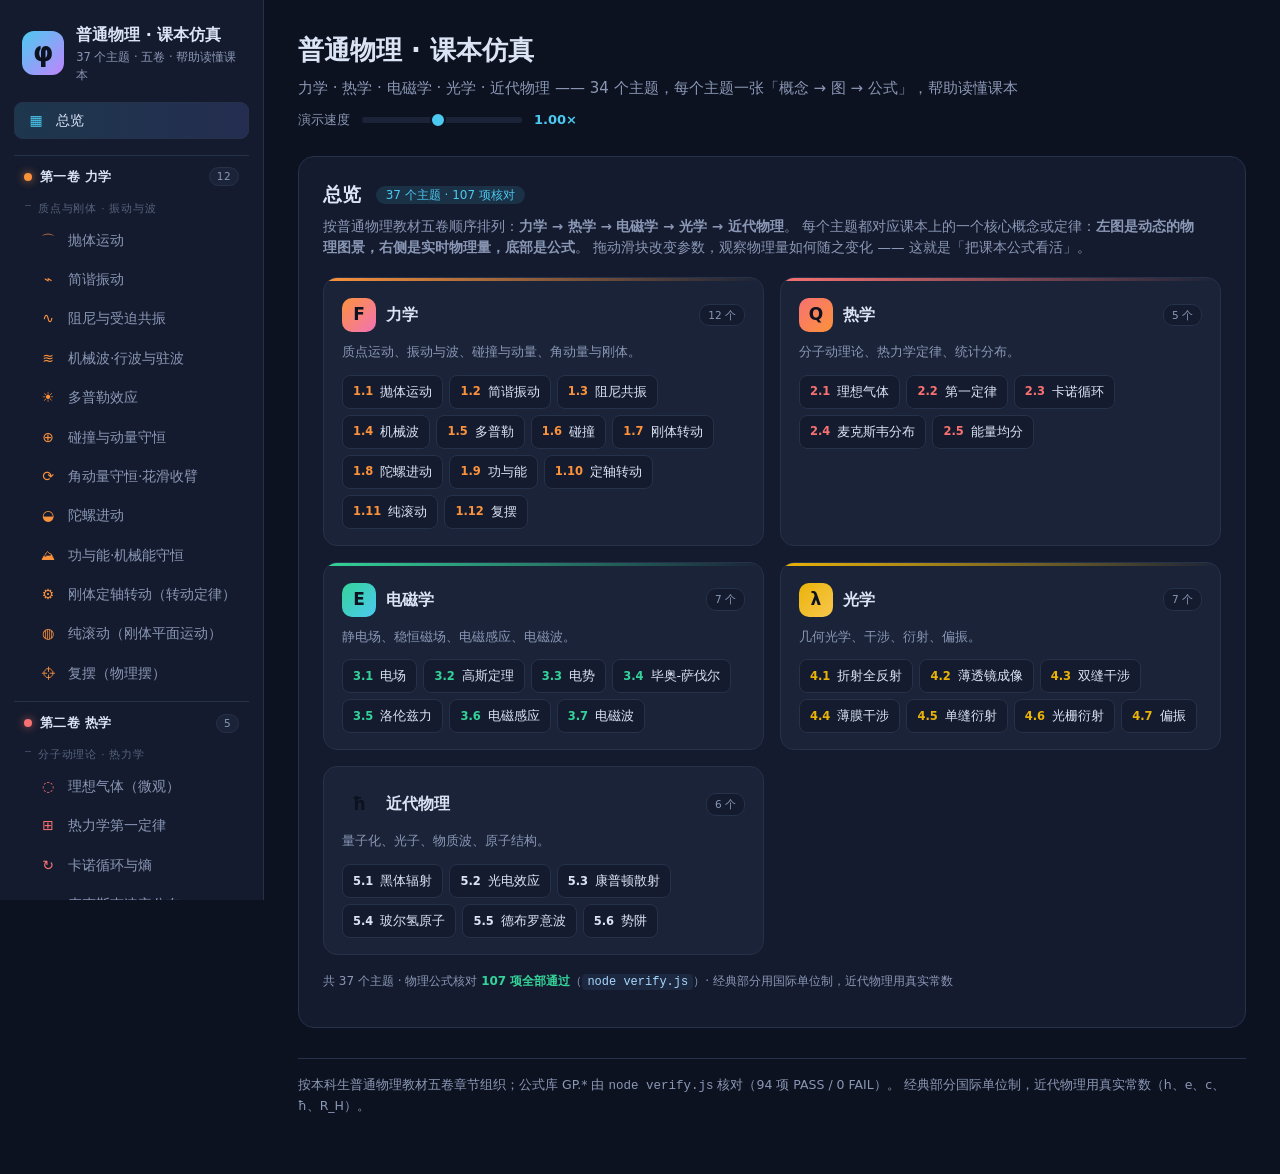
<file: index.html>
<!DOCTYPE html>
<html lang="zh-CN">
<head>
<meta charset="UTF-8">
<meta name="viewport" content="width=device-width, initial-scale=1.0">
<title>普通物理 · 课本仿真（本科生）</title>
<link rel="stylesheet" href="css/style.css">
</head>
<body>
<div class="app">
  <aside class="sidebar">
    <div class="brand">
      <div class="brand-mark">φ</div>
      <div class="brand-text">
        <div class="brand-title">普通物理 · 课本仿真</div>
        <div class="brand-sub">37 个主题 · 五卷 · 帮助读懂课本</div>
      </div>
    </div>
    <nav class="nav">
      <a class="nav-item nav-home" data-target="overview" href="#overview"><span class="nav-icon">▦</span>总览</a>
      <div class="nav-group g-me"><span class="nav-dot"></span><span class="nav-group-name">第一卷 力学</span><span class="nav-count">12</span></div>
      <div class="nav-sub">质点与刚体 · 振动与波</div>
      <a class="nav-item g-me" data-target="projectile" href="#projectile"><span class="nav-icon">⌒</span>抛体运动</a>
      <a class="nav-item g-me" data-target="shm" href="#shm"><span class="nav-icon">⌁</span>简谐振动</a>
      <a class="nav-item g-me" data-target="resonance" href="#resonance"><span class="nav-icon">∿</span>阻尼与受迫共振</a>
      <a class="nav-item g-me" data-target="wave" href="#wave"><span class="nav-icon">≋</span>机械波·行波与驻波</a>
      <a class="nav-item g-me" data-target="doppler" href="#doppler"><span class="nav-icon">☀</span>多普勒效应</a>
      <a class="nav-item g-me" data-target="collision" href="#collision"><span class="nav-icon">⊕</span>碰撞与动量守恒</a>
      <a class="nav-item g-me" data-target="rigid" href="#rigid"><span class="nav-icon">⟳</span>角动量守恒·花滑收臂</a>
      <a class="nav-item g-me" data-target="gyro" href="#gyro"><span class="nav-icon">◒</span>陀螺进动</a>
      <a class="nav-item g-me" data-target="energy" href="#energy"><span class="nav-icon">⛰</span>功与能·机械能守恒</a>
      <a class="nav-item g-me" data-target="rigidlaw" href="#rigidlaw"><span class="nav-icon">⚙</span>刚体定轴转动（转动定律）</a>
      <a class="nav-item g-me" data-target="rolling" href="#rolling"><span class="nav-icon">◍</span>纯滚动（刚体平面运动）</a>
      <a class="nav-item g-me" data-target="ppendulum" href="#ppendulum"><span class="nav-icon">⌖</span>复摆（物理摆）</a>
      <div class="nav-group g-th"><span class="nav-dot"></span><span class="nav-group-name">第二卷 热学</span><span class="nav-count">5</span></div>
      <div class="nav-sub">分子动理论 · 热力学</div>
      <a class="nav-item g-th" data-target="idealgas" href="#idealgas"><span class="nav-icon">◌</span>理想气体（微观）</a>
      <a class="nav-item g-th" data-target="firstlaw" href="#firstlaw"><span class="nav-icon">⊞</span>热力学第一定律</a>
      <a class="nav-item g-th" data-target="carnot" href="#carnot"><span class="nav-icon">↻</span>卡诺循环与熵</a>
      <a class="nav-item g-th" data-target="maxwell" href="#maxwell"><span class="nav-icon">≈</span>麦克斯韦速率分布</a>
      <a class="nav-item g-th" data-target="equipartition" href="#equipartition"><span class="nav-icon">÷</span>能量均分定理</a>
      <div class="nav-group g-em"><span class="nav-dot"></span><span class="nav-group-name">第三卷 电磁学</span><span class="nav-count">7</span></div>
      <div class="nav-sub">电场 · 磁场 · 感应 · 电磁波</div>
      <a class="nav-item g-em" data-target="efield" href="#efield"><span class="nav-icon">E</span>库仑定律与电场</a>
      <a class="nav-item g-em" data-target="gauss" href="#gauss"><span class="nav-icon">∮</span>高斯定理</a>
      <a class="nav-item g-em" data-target="potential" href="#potential"><span class="nav-icon">V</span>电势与电场梯度</a>
      <a class="nav-item g-em" data-target="bfield" href="#bfield"><span class="nav-icon">B</span>毕奥-萨伐尔定律</a>
      <a class="nav-item g-em" data-target="lorentz" href="#lorentz"><span class="nav-icon">⌒</span>洛伦兹力</a>
      <a class="nav-item g-em" data-target="faraday" href="#faraday"><span class="nav-icon">∂</span>电磁感应</a>
      <a class="nav-item g-em" data-target="emwave" href="#emwave"><span class="nav-icon">✷</span>电磁波</a>
      <div class="nav-group g-op"><span class="nav-dot"></span><span class="nav-group-name">第四卷 光学</span><span class="nav-count">7</span></div>
      <div class="nav-sub">几何光学 · 波动光学</div>
      <a class="nav-item g-op" data-target="optics" href="#optics"><span class="nav-icon">◑</span>折射与全反射</a>
      <a class="nav-item g-op" data-target="lens" href="#lens"><span class="nav-icon">⌕</span>薄透镜成像</a>
      <a class="nav-item g-op" data-target="young" href="#young"><span class="nav-icon">⫶</span>杨氏双缝干涉</a>
      <a class="nav-item g-op" data-target="film" href="#film"><span class="nav-icon">◎</span>薄膜干涉</a>
      <a class="nav-item g-op" data-target="diffraction" href="#diffraction"><span class="nav-icon">▤</span>单缝衍射</a>
      <a class="nav-item g-op" data-target="grating" href="#grating"><span class="nav-icon">▥</span>光栅衍射</a>
      <a class="nav-item g-op" data-target="polarization" href="#polarization"><span class="nav-icon">⇅</span>光的偏振</a>
      <div class="nav-group g-mod"><span class="nav-dot"></span><span class="nav-group-name">第五卷 近代物理</span><span class="nav-count">6</span></div>
      <div class="nav-sub">量子与原子物理</div>
      <a class="nav-item g-mod" data-target="blackbody" href="#blackbody"><span class="nav-icon">☀</span>黑体辐射</a>
      <a class="nav-item g-mod" data-target="photoelectric" href="#photoelectric"><span class="nav-icon">ħ</span>光电效应</a>
      <a class="nav-item g-mod" data-target="compton" href="#compton"><span class="nav-icon">γ</span>康普顿散射</a>
      <a class="nav-item g-mod" data-target="bohr" href="#bohr"><span class="nav-icon">◉</span>玻尔氢原子</a>
      <a class="nav-item g-mod" data-target="debroglie" href="#debroglie"><span class="nav-icon">λ</span>德布罗意物质波</a>
      <a class="nav-item g-mod" data-target="well" href="#well"><span class="nav-icon">◧</span>一维无限深势阱</a>
    </nav>
    <div class="sidebar-foot">
      <p>按本科生普通物理教材五卷章节组织，用交互仿真帮助理解课本概念与定律。</p>
      <p>公式库 GP.* 由 <code>node verify.js</code> 核对（107 项全部通过）。</p>
    </div>
  </aside>

  <main class="content">
    <header class="content-head">
      <h1>普通物理 · 课本仿真</h1>
      <p class="subtitle">力学 · 热学 · 电磁学 · 光学 · 近代物理 —— 34 个主题，每个主题一张「概念 → 图 → 公式」，帮助读懂课本</p>
      <div class="speedbar">演示速度 <input type="range" id="g-speed" min="0.1" max="2" step="0.05" value="1"><output id="g-speed-val">1.00×</output></div>
    </header>

    <section class="module overview active" id="overview">
      <h2>总览 <span class="tag">37 个主题 · 107 项核对</span></h2>
      <p class="desc">按普通物理教材五卷顺序排列：<b>力学 → 热学 → 电磁学 → 光学 → 近代物理</b>。
        每个主题都对应课本上的一个核心概念或定律：<b>左图是动态的物理图景，右侧是实时物理量，底部是公式</b>。
        拖动滑块改变参数，观察物理量如何随之变化 —— 这就是「把课本公式看活」。</p>
      <div class="overview-grid">
        <div class="ov-card g-me"><div class="ov-head"><span class="ov-mark">F</span><span class="ov-name">力学</span><span class="ov-count">12 个</span></div>
          <p class="ov-desc">质点运动、振动与波、碰撞与动量、角动量与刚体。</p>
          <div class="ov-items"><a class="ov-item" href="#projectile" data-goto="projectile"><b>1.1</b><span>抛体运动</span></a><a class="ov-item" href="#shm" data-goto="shm"><b>1.2</b><span>简谐振动</span></a><a class="ov-item" href="#resonance" data-goto="resonance"><b>1.3</b><span>阻尼共振</span></a><a class="ov-item" href="#wave" data-goto="wave"><b>1.4</b><span>机械波</span></a><a class="ov-item" href="#doppler" data-goto="doppler"><b>1.5</b><span>多普勒</span></a><a class="ov-item" href="#collision" data-goto="collision"><b>1.6</b><span>碰撞</span></a><a class="ov-item" href="#rigid" data-goto="rigid"><b>1.7</b><span>刚体转动</span></a><a class="ov-item" href="#gyro" data-goto="gyro"><b>1.8</b><span>陀螺进动</span></a><a class="ov-item" href="#energy" data-goto="energy"><b>1.9</b><span>功与能</span></a><a class="ov-item" href="#rigidlaw" data-goto="rigidlaw"><b>1.10</b><span>定轴转动</span></a><a class="ov-item" href="#rolling" data-goto="rolling"><b>1.11</b><span>纯滚动</span></a><a class="ov-item" href="#ppendulum" data-goto="ppendulum"><b>1.12</b><span>复摆</span></a></div>
        </div>
        <div class="ov-card g-th"><div class="ov-head"><span class="ov-mark">Q</span><span class="ov-name">热学</span><span class="ov-count">5 个</span></div>
          <p class="ov-desc">分子动理论、热力学定律、统计分布。</p>
          <div class="ov-items"><a class="ov-item" href="#idealgas" data-goto="idealgas"><b>2.1</b><span>理想气体</span></a><a class="ov-item" href="#firstlaw" data-goto="firstlaw"><b>2.2</b><span>第一定律</span></a><a class="ov-item" href="#carnot" data-goto="carnot"><b>2.3</b><span>卡诺循环</span></a><a class="ov-item" href="#maxwell" data-goto="maxwell"><b>2.4</b><span>麦克斯韦分布</span></a><a class="ov-item" href="#equipartition" data-goto="equipartition"><b>2.5</b><span>能量均分</span></a></div>
        </div>
        <div class="ov-card g-em"><div class="ov-head"><span class="ov-mark">E</span><span class="ov-name">电磁学</span><span class="ov-count">7 个</span></div>
          <p class="ov-desc">静电场、稳恒磁场、电磁感应、电磁波。</p>
          <div class="ov-items"><a class="ov-item" href="#efield" data-goto="efield"><b>3.1</b><span>电场</span></a><a class="ov-item" href="#gauss" data-goto="gauss"><b>3.2</b><span>高斯定理</span></a><a class="ov-item" href="#potential" data-goto="potential"><b>3.3</b><span>电势</span></a><a class="ov-item" href="#bfield" data-goto="bfield"><b>3.4</b><span>毕奥-萨伐尔</span></a><a class="ov-item" href="#lorentz" data-goto="lorentz"><b>3.5</b><span>洛伦兹力</span></a><a class="ov-item" href="#faraday" data-goto="faraday"><b>3.6</b><span>电磁感应</span></a><a class="ov-item" href="#emwave" data-goto="emwave"><b>3.7</b><span>电磁波</span></a></div>
        </div>
        <div class="ov-card g-op"><div class="ov-head"><span class="ov-mark">λ</span><span class="ov-name">光学</span><span class="ov-count">7 个</span></div>
          <p class="ov-desc">几何光学、干涉、衍射、偏振。</p>
          <div class="ov-items"><a class="ov-item" href="#optics" data-goto="optics"><b>4.1</b><span>折射全反射</span></a><a class="ov-item" href="#lens" data-goto="lens"><b>4.2</b><span>薄透镜成像</span></a><a class="ov-item" href="#young" data-goto="young"><b>4.3</b><span>双缝干涉</span></a><a class="ov-item" href="#film" data-goto="film"><b>4.4</b><span>薄膜干涉</span></a><a class="ov-item" href="#diffraction" data-goto="diffraction"><b>4.5</b><span>单缝衍射</span></a><a class="ov-item" href="#grating" data-goto="grating"><b>4.6</b><span>光栅衍射</span></a><a class="ov-item" href="#polarization" data-goto="polarization"><b>4.7</b><span>偏振</span></a></div>
        </div>
        <div class="ov-card g-mod"><div class="ov-head"><span class="ov-mark">ħ</span><span class="ov-name">近代物理</span><span class="ov-count">6 个</span></div>
          <p class="ov-desc">量子化、光子、物质波、原子结构。</p>
          <div class="ov-items"><a class="ov-item" href="#blackbody" data-goto="blackbody"><b>5.1</b><span>黑体辐射</span></a><a class="ov-item" href="#photoelectric" data-goto="photoelectric"><b>5.2</b><span>光电效应</span></a><a class="ov-item" href="#compton" data-goto="compton"><b>5.3</b><span>康普顿散射</span></a><a class="ov-item" href="#bohr" data-goto="bohr"><b>5.4</b><span>玻尔氢原子</span></a><a class="ov-item" href="#debroglie" data-goto="debroglie"><b>5.5</b><span>德布罗意波</span></a><a class="ov-item" href="#well" data-goto="well"><b>5.6</b><span>势阱</span></a></div>
        </div>
      </div>
      <p class="ov-foot">共 37 个主题 · 物理公式核对 <b>107 项全部通过</b>（<code>node verify.js</code>）· 经典部分用国际单位制，近代物理用真实常数</p>
    </section>

    <!-- ============ 第一卷 力学 ============ -->
    <section class="module" id="projectile">
      <div class="crumb">力学 <span class="sep">›</span> 质点运动</div>
      <h2>1.1 抛体运动 <span class="tag">Projectile Motion</span></h2>
      <p class="desc">把抛体运动分解成<b>水平匀速</b>与<b>竖直匀加速</b>两个独立运动：x = v₀cosθ·t，y = v₀sinθ·t − ½gt²。
        合成一条抛物线；加空气阻力后射程变短。拖动滑块看轨迹、射程、最大高度如何变化。</p>
      <div class="controls">
        <div class="control"><label>初速度 v₀ <output id="proj-v0-val">20 m/s</output></label><input type="range" id="proj-v0" min="5" max="50" step="1" value="20"></div>
        <div class="control"><label>发射角 θ <output id="proj-angle-val">45°</output></label><input type="range" id="proj-angle" min="5" max="85" step="1" value="45"></div>
        <div class="control"><label>空气阻力系数 <output id="proj-drag-val">0</output></label><input type="range" id="proj-drag" min="0" max="0.05" step="0.005" value="0"></div>
      </div>
      <div class="stage"><div class="plot-wrap"><canvas id="proj-canvas" class="plot"></canvas></div>
        <div class="side"><h3>实时物理量</h3>
          <div class="stat accent"><span>射程 R</span><b id="proj-range">–</b></div>
          <div class="stat"><span>最大高度 H</span><b id="proj-height">–</b></div>
          <div class="stat"><span>飞行时间 T</span><b id="proj-time">–</b></div>
          <p class="hint">45° 时射程最大；θ 与 (90°−θ) 的射程相同。</p></div>
      </div>
      <div class="formula"><h3>公式</h3><p>射程 <span class="k">R = v₀²sin2θ/g</span>；最大高度 <span class="k">H = v₀²sin²θ/(2g)</span>；飞行时间 <span class="k">T = 2v₀sinθ/g</span></p></div>
    </section>

    <section class="module" id="shm">
      <div class="crumb">力学 <span class="sep">›</span> 振动</div>
      <h2>1.2 简谐振动 <span class="tag">Simple Harmonic Motion</span></h2>
      <p class="desc">简谐振动是「匀速圆周运动在一条直径上的投影」。旋转矢量绕圆心匀速转动，
        其末端在 x 轴上的投影按 <b>x = A cos(ωt+φ)</b> 来回运动 —— 振幅 A、角频率 ω、相位 φ 三个量完全确定振动。</p>
      <div class="controls">
        <div class="control"><label>振幅 A <output id="shm-A-val">1.0</output></label><input type="range" id="shm-A" min="0.2" max="2" step="0.1" value="1"></div>
        <div class="control"><label>角频率 ω <output id="shm-w-val">2.0</output></label><input type="range" id="shm-w" min="0.5" max="5" step="0.1" value="2"></div>
        <div class="control"><label>初相位 φ <output id="shm-phi-val">0°</output></label><input type="range" id="shm-phi" min="0" max="360" step="15" value="0"></div>
      </div>
      <div class="stage"><div class="plot-wrap"><canvas id="shm-canvas" class="plot"></canvas></div>
        <div class="side"><h3>实时物理量</h3>
          <div class="stat accent"><span>位移 x</span><b id="shm-pos">–</b></div>
          <div class="stat"><span>速度 v</span><b id="shm-vel">–</b></div>
          <div class="stat"><span>周期 T = 2π/ω</span><b id="shm-period">–</b></div>
          <div class="stat good"><span>机械能 E = ½kA²</span><b id="shm-energy">–</b></div>
          <p class="hint">相位差 90° 时位移与速度相差四分之一周期；能量与振幅平方成正比。</p></div>
      </div>
      <div class="formula"><h3>公式</h3><p>x = <span class="k">A cos(ωt+φ)</span>，v = <span class="k">−Aω sin(ωt+φ)</span>，T = <span class="k">2π/ω</span></p></div>
    </section>

    <section class="module" id="resonance">
      <div class="crumb">力学 <span class="sep">›</span> 振动</div>
      <h2>1.3 阻尼振动与受迫共振 <span class="tag">Damped &amp; Forced</span></h2>
      <p class="desc">真实振动总有阻尼，振幅按 e<sup>−γt/2</sup> 衰减。若施加周期性外力，稳态振幅
        A(ω) 在<b>共振频率</b>处达到极大，阻尼越小峰越高越尖锐。左图 A(ω) 曲线，右图阻尼振动的时域衰减。</p>
      <div class="controls">
        <div class="control"><label>阻尼系数 γ <output id="res-gamma-val">0.20</output></label><input type="range" id="res-gamma" min="0" max="2" step="0.05" value="0.2"></div>
        <div class="control"><label>驱动频率 ω/ω₀ <output id="res-w-val">0.00</output></label><input type="range" id="res-w" min="0" max="2.5" step="0.01" value="0"></div>
      </div>
      <div class="stage"><div class="plot-wrap"><canvas id="res-canvas" class="plot"></canvas></div>
        <div class="side"><h3>实时物理量</h3>
          <div class="stat accent"><span>受迫振幅 A(ω)</span><b id="res-A">–</b></div>
          <div class="stat"><span>共振频率 ω_res</span><b id="res-wres">–</b></div>
          <div class="stat good"><span>品质因数 Q</span><b id="res-Q">–</b></div>
          <p class="hint">Q = ω₀/γ 越大共振峰越尖锐；γ ≥ 2ω₀ 时不再振荡（过阻尼）。</p></div>
      </div>
      <div class="formula"><h3>公式</h3><p><span class="k">A(ω) = (F₀/m)/√((ω₀²−ω²)² + γ²ω²)</span>，<span class="k">ω_res = √(ω₀²−γ²/2)</span>，<span class="k">Q = ω₀/γ</span></p></div>
    </section>

    <section class="module" id="wave">
      <div class="crumb">力学 <span class="sep">›</span> 波动</div>
      <h2>1.4 机械波：行波、驻波与拍 <span class="tag">Traveling / Standing Wave</span></h2>
      <p class="desc">行波 y = A cos(kx−ωt) 沿 x 传播；两列反向行波叠加成<b>驻波</b>（节点不动、波腹振幅最大）；
        两列频率接近的波叠加产生<b>拍</b>。切换模式观察。</p>
      <div class="controls">
        <div class="control"><label>模式</label><select id="wave-mode"><option value="travel" selected>行波</option><option value="standing">驻波</option><option value="beat">拍</option></select></div>
        <div class="control"><label>谐波次数 n <output id="wave-n-val">2</output></label><input type="range" id="wave-n" min="1" max="6" step="1" value="2"></div>
        <div class="control"><label>第二波频率 f₂ <output id="wave-f2-val">1.1</output></label><input type="range" id="wave-f2" min="0.8" max="1.5" step="0.05" value="1.1"></div>
      </div>
      <div class="stage"><div class="plot-wrap"><canvas id="wave-canvas" class="plot"></canvas></div>
        <div class="side"><h3>实时物理量</h3>
          <div class="stat accent"><span>波长 λ = 2L/n</span><b id="wave-lambda">–</b></div>
          <div class="stat"><span>频率 f = nv/2L</span><b id="wave-f">–</b></div>
          <div class="stat"><span>节点数</span><b id="wave-nodes">–</b></div>
          <p class="hint">驻波节点等间距 L/n，是「边界条件导致量子化」的先声。</p></div>
      </div>
      <div class="formula"><h3>公式</h3><p>驻波 <span class="k">λ_n = 2L/n</span>，<span class="k">f_n = nv/(2L)</span>；拍频 <span class="k">Δf = |f₁−f₂|</span></p></div>
    </section>

    <section class="module" id="doppler">
      <div class="crumb">力学 <span class="sep">›</span> 波动</div>
      <h2>1.5 多普勒效应 <span class="tag">Doppler Effect</span></h2>
      <p class="desc">波源在介质中运动时，前方波前被压缩、后方被拉伸，观察者接收到的频率
        f′ = f·v/(v−v_s)。救护车驶近时音调升高、驶离时降低，就是这个效应。</p>
      <div class="controls">
        <div class="control"><label>波源速度 v_s / v <output id="dop-vs-val">0.00</output></label><input type="range" id="dop-vs" min="-80" max="80" step="1" value="0"></div>
      </div>
      <div class="stage"><div class="plot-wrap"><canvas id="dop-canvas" class="plot"></canvas></div>
        <div class="side"><h3>实时物理量</h3>
          <div class="stat accent"><span>观测频率 f′</span><b id="dop-f">–</b></div>
          <div class="stat"><span>频率比 f′/f</span><b id="dop-ratio">–</b></div>
          <p class="hint">波源速度越接近波速，前方波前越密集；v_s = v 时前方波前堆叠成冲击波。</p></div>
      </div>
      <div class="formula"><h3>公式</h3><p>f′ = <span class="k">f·v/(v−v_s)</span>（源靠近）；f′ = f·v/(v+v_s)（源远离）</p></div>
    </section>

    <section class="module" id="collision">
      <div class="crumb">力学 <span class="sep">›</span> 动量</div>
      <h2>1.6 碰撞与动量守恒 <span class="tag">Momentum Conservation</span></h2>
      <p class="desc">两物体碰撞时，若无外力，<b>总动量守恒</b>。弹性碰撞动能也守恒（等质量球弹性碰撞会交换速度），
        完全非弹性碰撞后两球粘在一起。切换模式看碰撞后的速度。</p>
      <div class="controls">
        <div class="control"><label>质量 m₁ <output id="col-m1-val">1.0</output></label><input type="range" id="col-m1" min="0.5" max="5" step="0.1" value="1"></div>
        <div class="control"><label>质量 m₂ <output id="col-m2-val">1.0</output></label><input type="range" id="col-m2" min="0.5" max="5" step="0.1" value="1"></div>
        <div class="control"><label>初速 v₁ <output id="col-v1-val">2.0</output></label><input type="range" id="col-v1" min="0" max="4" step="0.1" value="2"></div>
        <div class="control"><label>初速 v₂ <output id="col-v2-val">0.0</output></label><input type="range" id="col-v2" min="0" max="4" step="0.1" value="0"></div>
        <div class="control"><label>碰撞类型</label><select id="col-mode"><option value="elastic" selected>弹性碰撞</option><option value="inelastic">完全非弹性</option></select></div>
      </div>
      <div class="stage"><div class="plot-wrap"><canvas id="col-canvas" class="plot"></canvas></div>
        <div class="side"><h3>实时物理量</h3>
          <div class="stat accent"><span>碰撞后 v₁′</span><b id="col-v1p">–</b></div>
          <div class="stat"><span>碰撞后 v₂′</span><b id="col-v2p">–</b></div>
          <div class="stat"><span>总动量 p</span><b id="col-p">–</b></div>
          <div class="stat good"><span>总动能 KE</span><b id="col-ke">–</b></div>
          <p class="hint">弹性碰撞动量、动能双守恒；完全非弹性碰撞动能损失最大。</p></div>
      </div>
      <div class="formula"><h3>公式</h3><p>弹性 <span class="k">v₁′ = ((m₁−m₂)v₁+2m₂v₂)/(m₁+m₂)</span>；完全非弹性 <span class="k">v′ = (m₁v₁+m₂v₂)/(m₁+m₂)</span></p></div>
    </section>

    <!-- ============ 第二卷 热学 ============ -->
    <section class="module" id="idealgas">
      <div class="crumb">热学 <span class="sep">›</span> 分子动理论</div>
      <h2>2.1 理想气体（微观模型） <span class="tag">Ideal Gas</span></h2>
      <p class="desc">理想气体是一大群作无规则热运动、相互间几乎不碰撞的分子。温度越高分子平均动能越大、
        撞击器壁越剧烈，压强越大：<b>p = (1/3)nmv̄² = nkT</b>。左图为分子运动的微观示意。</p>
      <div class="controls">
        <div class="control"><label>温度 T <output id="gas-T-val">300 K</output></label><input type="range" id="gas-T" min="100" max="1000" step="10" value="300"></div>
        <div class="control"><label>分子数密度 n <output id="gas-n-val">2.0 ×10²⁵ m⁻³</output></label><input type="range" id="gas-n" min="0.5" max="5" step="0.1" value="2"></div>
      </div>
      <div class="stage"><div class="plot-wrap"><canvas id="gas-canvas" class="plot"></canvas></div>
        <div class="side"><h3>实时物理量</h3>
          <div class="stat accent"><span>压强 p = nkT</span><b id="gas-p">–</b></div>
          <div class="stat"><span>方均根速率 v_rms</span><b id="gas-vrms">–</b></div>
          <div class="stat"><span>平均平动动能</span><b id="gas-ke">–</b></div>
          <p class="hint">温度是分子平均平动动能的量度：(3/2)kT。</p></div>
      </div>
      <div class="formula"><h3>公式</h3><p>p = <span class="k">n k T</span>，v_rms = <span class="k">√(3kT/m)</span>，平均平动动能 <span class="k">(3/2)kT</span></p></div>
    </section>

    <section class="module" id="firstlaw">
      <div class="crumb">热学 <span class="sep">›</span> 热力学</div>
      <h2>2.2 热力学第一定律 <span class="tag">First Law</span></h2>
      <p class="desc">第一定律 Q = ΔU + W：系统吸热一部分增加内能、一部分对外做功。
        四个典型过程（等温、绝热、等压、等容）在 p–V 图上路径不同，曲线下面积就是功 W。</p>
      <div class="controls">
        <div class="control"><label>过程</label><select id="fl-mode"><option value="isothermal" selected>等温</option><option value="adiabatic">绝热</option><option value="isobaric">等压</option><option value="isochoric">等容</option></select></div>
        <div class="control"><label>末态体积 V₂/V₁ <output id="fl-V2-val">2.0</output></label><input type="range" id="fl-V2" min="1" max="3" step="0.1" value="2"></div>
      </div>
      <div class="stage"><div class="plot-wrap"><canvas id="fl-canvas" class="plot"></canvas></div>
        <div class="side"><h3>实时物理量</h3>
          <div class="stat accent"><span>做功 W</span><b id="fl-W">–</b></div>
          <div class="stat"><span>内能变化 ΔU</span><b id="fl-dU">–</b></div>
          <div class="stat"><span>吸热 Q</span><b id="fl-Q">–</b></div>
          <div class="stat good"><span>第一定律校验</span><b id="fl-check">–</b></div>
          <p class="hint">绝热 Q=0 → ΔU=−W；等容 W=0 → Q=ΔU。</p></div>
      </div>
      <div class="formula"><h3>公式</h3><p><span class="k">Q = ΔU + W</span>；W = <span class="k">∫p dV</span>；ΔU = <span class="k">(f/2)nRΔT</span></p></div>
    </section>

    <section class="module" id="carnot">
      <div class="crumb">热学 <span class="sep">›</span> 热力学</div>
      <h2>2.3 卡诺循环与熵 <span class="tag">Carnot Cycle</span></h2>
      <p class="desc">卡诺循环由两条等温线 + 两条绝热线组成，是两热源之间效率最高的循环：
        η = 1 − T_c/T_h。效率只与两热源温度有关，与工作物质无关。</p>
      <div class="controls">
        <div class="control"><label>高温 T_h <output id="car-th-val">600 K</output></label><input type="range" id="car-th" min="320" max="900" step="10" value="600"></div>
        <div class="control"><label>低温 T_c <output id="car-tc-val">300 K</output></label><input type="range" id="car-tc" min="100" max="500" step="10" value="300"></div>
      </div>
      <div class="stage"><div class="plot-wrap"><canvas id="car-canvas" class="plot"></canvas></div>
        <div class="side"><h3>实时物理量</h3>
          <div class="stat accent"><span>卡诺效率 η</span><b id="car-eta">–</b></div>
          <div class="stat"><span>净功 W</span><b id="car-W">–</b></div>
          <div class="stat"><span>熵变 ΔS = Q_h/T_h</span><b id="car-dS">–</b></div>
          <p class="hint">T_c 越低、T_h 越高效率越高，但 T_c 不能低于环境温度。</p></div>
      </div>
      <div class="formula"><h3>公式</h3><p>η = <span class="k">1 − T_c/T_h</span>；Q_c/Q_h = <span class="k">T_c/T_h</span>；ΔS = <span class="k">Q/T</span></p></div>
    </section>

    <section class="module" id="maxwell">
      <div class="crumb">热学 <span class="sep">›</span> 统计分布</div>
      <h2>2.4 麦克斯韦速率分布 <span class="tag">Maxwell Distribution</span></h2>
      <p class="desc">大量分子速率各不相同，但遵循确定的分布 f(v) = 4π(m/2πkT)^{3/2} v²e^{−mv²/2kT}。
        三个特征速率：最概然 v_p &lt; 平均 v̄ &lt; 方均根 v_rms。温度升高，分布展宽、峰值右移。</p>
      <div class="controls">
        <div class="control"><label>温度 T <output id="max-T-val">300 K</output></label><input type="range" id="max-T" min="100" max="2000" step="50" value="300"></div>
        <div class="control"><label>气体</label><select id="max-gas"><option value="h2">氢气 H₂</option><option value="n2" selected>氮气 N₂</option><option value="o2">氧气 O₂</option></select></div>
      </div>
      <div class="stage"><div class="plot-wrap"><canvas id="max-canvas" class="plot"></canvas></div>
        <div class="side"><h3>实时物理量</h3>
          <div class="stat accent"><span>最概然速率 v_p</span><b id="max-vp">–</b></div>
          <div class="stat"><span>平均速率 v̄</span><b id="max-vavg">–</b></div>
          <div class="stat"><span>方均根速率 v_rms</span><b id="max-vrms">–</b></div>
          <p class="hint">分子越轻、温度越高，速率越大；三条速率标记在曲线上。</p></div>
      </div>
      <div class="formula"><h3>公式</h3><p>f(v) = <span class="k">4π(m/2πkT)^{3/2} v² e^{−mv²/2kT}</span>；v_p=√(2kT/m)，v̄=√(8kT/πm)，v_rms=√(3kT/m)</p></div>
    </section>

    <section class="module" id="equipartition">
      <div class="crumb">热学 <span class="sep">›</span> 统计分布</div>
      <h2>2.5 能量均分定理 <span class="tag">Equipartition</span></h2>
      <p class="desc">在温度 T 下，分子每个自由度平均分摊 (1/2)kT 的能量。单原子（3 个平动自由度）C_V=(3/2)R，
        双原子（+2 转动）C_V=(5/2)R，比热容比 γ=(f+2)/f。左图为不同自由度的能量分配。</p>
      <div class="controls">
        <div class="control"><label>自由度 f <output id="eq-f-val">3</output></label><input type="range" id="eq-f" min="3" max="7" step="1" value="3"></div>
      </div>
      <div class="stage"><div class="plot-wrap"><canvas id="eq-canvas" class="plot"></canvas></div>
        <div class="side"><h3>实时物理量</h3>
          <div class="stat accent"><span>定容热容 C_V</span><b id="eq-cv">–</b></div>
          <div class="stat"><span>定压热容 C_p</span><b id="eq-cp">–</b></div>
          <div class="stat"><span>比热容比 γ</span><b id="eq-gamma">–</b></div>
          <div class="stat"><span>1 mol 内能 U</span><b id="eq-U">–</b></div>
          <p class="hint">f=3 单原子 γ=5/3；f=5 双原子 γ=7/5。</p></div>
      </div>
      <div class="formula"><h3>公式</h3><p>C_V = <span class="k">(f/2)R</span>，C_p = <span class="k">C_V+R</span>，γ = <span class="k">(f+2)/f</span>，U = <span class="k">(f/2)nRT</span></p></div>
    </section>

    <!-- ============ 第三卷 电磁学 ============ -->
    <section class="module" id="efield">
      <div class="crumb">电磁学 <span class="sep">›</span> 静电场</div>
      <h2>3.1 库仑定律与电场 <span class="tag">Coulomb · E-field</span></h2>
      <p class="desc">库仑定律 F = kq₁q₂/r² 描述电荷间的力；引入「电场」后，某点场强 E = F/q = kq/r²。
        电场线从正电荷出发终止于负电荷，处处垂直于等势面。</p>
      <div class="controls">
        <div class="control"><label>电荷分布</label><select id="ef-mode"><option value="point" selected>单个点电荷</option><option value="dipole">电偶极子</option><option value="plate">平行板</option></select></div>
      </div>
      <div class="stage"><div class="plot-wrap"><canvas id="ef-canvas" class="plot"></canvas></div>
        <div class="side"><h3>实时物理量</h3>
          <div class="stat accent"><span>场强 E</span><b id="ef-E">–</b></div>
          <div class="stat"><span>电势 V</span><b id="ef-V">–</b></div>
          <p class="hint">场线越密场越强；沿场线方向电势降低。</p></div>
      </div>
      <div class="formula"><h3>公式</h3><p>点电荷 <span class="k">E = kq/r²</span>，<span class="k">V = kq/r</span>；平行板 <span class="k">E = σ/ε₀</span></p></div>
    </section>

    <section class="module" id="gauss">
      <div class="crumb">电磁学 <span class="sep">›</span> 静电场</div>
      <h2>3.2 高斯定理 <span class="tag">Gauss's Law</span></h2>
      <p class="desc">高斯定理 ∮E·dA = Q_enc/ε₀：闭合曲面的电通量只由内部电荷决定。
        对点电荷、无限长线、无限大平面、均匀带电球，选合适的对称高斯面即可一步求出 E。</p>
      <div class="controls">
        <div class="control"><label>对称性</label><select id="gau-mode"><option value="point" selected>点电荷</option><option value="line">无限长线</option><option value="plane">无限大平面</option><option value="sphere">均匀带电球</option></select></div>
      </div>
      <div class="stage"><div class="plot-wrap"><canvas id="gau-canvas" class="plot"></canvas></div>
        <div class="side"><h3>实时物理量</h3>
          <div class="stat accent"><span>场强 E(r)</span><b id="gau-E">–</b></div>
          <div class="stat"><span>电通量 Φ = Q/ε₀</span><b id="gau-flux">–</b></div>
          <p class="hint">E ∝ 1/r²（球/点）、1/r（线）、常数（平面）—— 对称性决定 E 的衰减规律。</p></div>
      </div>
      <div class="formula"><h3>公式</h3><p>∮E·dA = <span class="k">Q_enc/ε₀</span>；线 <span class="k">E=λ/2πε₀r</span>；面 <span class="k">E=σ/2ε₀</span></p></div>
    </section>

    <section class="module" id="potential">
      <div class="crumb">电磁学 <span class="sep">›</span> 静电场</div>
      <h2>3.3 电势与电场梯度 <span class="tag">Electric Potential</span></h2>
      <p class="desc">电势 V 是标量，叠加比矢量方便得多。电场是电势的负梯度：E = −dV/dx。
        左图画出点电荷的 V(r) 曲线与 E(r) 曲线，看两者如何对应（E 是 V 的斜率）。</p>
      <div class="controls">
        <div class="control"><label>电荷 q <output id="pot-q-val">1.0 nC</output></label><input type="range" id="pot-q" min="0.5" max="5" step="0.1" value="1"></div>
      </div>
      <div class="stage"><div class="plot-wrap"><canvas id="pot-canvas" class="plot"></canvas></div>
        <div class="side"><h3>实时物理量</h3>
          <div class="stat accent"><span>r=1m 处 E</span><b id="pot-E">–</b></div>
          <div class="stat"><span>r=1m 处 V</span><b id="pot-V">–</b></div>
          <p class="hint">V ∝ 1/r，E ∝ 1/r²；E 随距离衰减更快。</p></div>
      </div>
      <div class="formula"><h3>公式</h3><p>V = <span class="k">kq/r</span>，E = <span class="k">−dV/dr</span> = kq/r²</p></div>
    </section>

    <section class="module" id="bfield">
      <div class="crumb">电磁学 <span class="sep">›</span> 稳恒磁场</div>
      <h2>3.4 毕奥-萨伐尔定律 <span class="tag">Biot–Savart</span></h2>
      <p class="desc">电流元产生的磁场 dB = (μ₀/4π)·Idl×r̂/r²。对长直导线积分得 B = μ₀I/2πr，
        圆环中心 B = μ₀I/2R，螺线管内部 B = μ₀nI。磁场线是环绕电流的闭合曲线。</p>
      <div class="controls">
        <div class="control"><label>载流形状</label><select id="bf-mode"><option value="wire" selected>长直导线</option><option value="loop">圆环（中心）</option><option value="solenoid">螺线管</option></select></div>
        <div class="control"><label>电流 I <output id="bf-I-val">2.0 A</output></label><input type="range" id="bf-I" min="0.5" max="10" step="0.5" value="2"></div>
      </div>
      <div class="stage"><div class="plot-wrap"><canvas id="bf-canvas" class="plot"></canvas></div>
        <div class="side"><h3>实时物理量</h3>
          <div class="stat accent"><span>磁感应强度 B</span><b id="bf-B">–</b></div>
          <p class="hint">磁场方向用右手定则判断：拇指沿电流，四指沿磁感线。</p></div>
      </div>
      <div class="formula"><h3>公式</h3><p>导线 <span class="k">B=μ₀I/2πr</span>；圆环 <span class="k">B=μ₀I/2R</span>；螺线管 <span class="k">B=μ₀nI</span></p></div>
    </section>

    <section class="module" id="lorentz">
      <div class="crumb">电磁学 <span class="sep">›</span> 稳恒磁场</div>
      <h2>3.5 洛伦兹力 <span class="tag">Lorentz Force</span></h2>
      <p class="desc">磁场对运动电荷的力 F = qv×B 始终垂直于速度，不做功、不改变速率。
        v⊥B 时走圆周（回旋半径 r = mv/qB，回旋频率与速度无关）；有平行分量时走螺旋线。</p>
      <div class="controls">
        <div class="control"><label>速率 v <output id="lor-v-val">2.0</output></label><input type="range" id="lor-v" min="0.5" max="5" step="0.1" value="2"></div>
        <div class="control"><label>磁感应强度 B <output id="lor-B-val">1.0 T</output></label><input type="range" id="lor-B" min="0.2" max="3" step="0.1" value="1"></div>
      </div>
      <div class="stage"><div class="plot-wrap"><canvas id="lor-canvas" class="plot"></canvas></div>
        <div class="side"><h3>实时物理量</h3>
          <div class="stat accent"><span>回旋半径 r</span><b id="lor-r">–</b></div>
          <div class="stat"><span>回旋角频率 ω</span><b id="lor-w">–</b></div>
          <div class="stat"><span>回旋周期 T</span><b id="lor-T">–</b></div>
          <p class="hint">速度越快圆周越大，但绕一圈时间不变 —— 回旋加速器原理。</p></div>
      </div>
      <div class="formula"><h3>公式</h3><p><span class="k">r = mv/qB</span>，<span class="k">ω = qB/m</span>，<span class="k">T = 2πm/qB</span></p></div>
    </section>

    <section class="module" id="faraday">
      <div class="crumb">电磁学 <span class="sep">›</span> 电磁感应</div>
      <h2>3.6 电磁感应（法拉第与楞次定律） <span class="tag">Faraday · Lenz</span></h2>
      <p class="desc">穿过回路的磁通量变化产生感应电动势 ε = −dΦ/dt。负号是<b>楞次定律</b>：
        感应电流的方向总要反抗磁通量的变化（能量守恒的体现）。磁铁进出线圈时 ε 反向。</p>
      <div class="controls">
        <div class="control"><label>磁铁速度 <output id="far-v-val">1.0</output></label><input type="range" id="far-v" min="0.2" max="2" step="0.1" value="1"></div>
      </div>
      <div class="stage"><div class="plot-wrap"><canvas id="far-canvas" class="plot"></canvas></div>
        <div class="side"><h3>实时物理量</h3>
          <div class="stat accent"><span>感应电动势 ε</span><b id="far-emf">–</b></div>
          <div class="stat"><span>磁通量 Φ</span><b id="far-flux">–</b></div>
          <div class="stat"><span>感应方向</span><b id="far-dir">–</b></div>
          <p class="hint">Φ 最大处变化率为零（ε=0）；Φ 变化最快处 ε 最大。</p></div>
      </div>
      <div class="formula"><h3>公式</h3><p>ε = <span class="k">−dΦ/dt</span>，Φ = <span class="k">B·A·cosθ</span></p></div>
    </section>

    <section class="module" id="emwave">
      <div class="crumb">电磁学 <span class="sep">›</span> 麦克斯韦方程组</div>
      <h2>3.7 电磁波 <span class="tag">Electromagnetic Wave</span></h2>
      <p class="desc">变化的电场激发磁场、变化的磁场激发电场，两者相互激发形成在真空中以光速
        c = 1/√(μ₀ε₀) 传播的横波。E 与 B 相互垂直、同相，且 E = cB。</p>
      <div class="controls">
        <div class="control"><label>频率 f <output id="em-f-val">5 ×10⁸ Hz</output></label><input type="range" id="em-f" min="1" max="10" step="0.5" value="5"></div>
      </div>
      <div class="stage"><div class="plot-wrap"><canvas id="em-canvas" class="plot"></canvas></div>
        <div class="side"><h3>实时物理量</h3>
          <div class="stat accent"><span>波长 λ = c/f</span><b id="em-lambda">–</b></div>
          <div class="stat"><span>电场幅值 E</span><b id="em-E">–</b></div>
          <div class="stat"><span>磁场幅值 B</span><b id="em-B">–</b></div>
          <p class="hint">电磁波是横波：E、B 都垂直于传播方向。</p></div>
      </div>
      <div class="formula"><h3>公式</h3><p>c = <span class="k">1/√(μ₀ε₀)</span>，<span class="k">E = cB</span>，<span class="k">λ = c/f</span></p></div>
    </section>

    <!-- ============ 第四卷 光学 ============ -->
    <section class="module" id="optics">
      <div class="crumb">光学 <span class="sep">›</span> 几何光学</div>
      <h2>4.1 折射与全反射 <span class="tag">Snell · Total Reflection</span></h2>
      <p class="desc">光从一种介质进入另一种介质时发生折射，n₁sinθ₁ = n₂sinθ₂。
        从光密到光疏、入射角超过临界角时发生<b>全反射</b>；入射角等于布儒斯特角时反射光完全偏振。</p>
      <div class="controls">
        <div class="control"><label>入射角 θ₁ <output id="opt-inc-val">45°</output></label><input type="range" id="opt-inc" min="0" max="85" step="1" value="45"></div>
        <div class="control"><label>入射介质折射率 n₁ <output id="opt-n2-val">1.50</output></label><input type="range" id="opt-n2" min="1" max="2.5" step="0.05" value="1.5"></div>
      </div>
      <div class="stage"><div class="plot-wrap"><canvas id="opt-canvas" class="plot"></canvas></div>
        <div class="side"><h3>实时物理量</h3>
          <div class="stat accent"><span>折射角 θ₂</span><b id="opt-r">–</b></div>
          <div class="stat"><span>布儒斯特角 θ_B</span><b id="opt-b">–</b></div>
          <div class="stat"><span>临界角 θ_c</span><b id="opt-c">–</b></div>
          <p class="hint">光纤、潜水镜的全反射都靠这个临界角。</p></div>
      </div>
      <div class="formula"><h3>公式</h3><p>n₁sinθ₁ = <span class="k">n₂sinθ₂</span>；tanθ_B = <span class="k">n₂/n₁</span>；sinθ_c = <span class="k">n₂/n₁</span>（n₁&gt;n₂）</p></div>
    </section>

    <section class="module" id="young">
      <div class="crumb">光学 <span class="sep">›</span> 波动光学</div>
      <h2>4.2 杨氏双缝干涉 <span class="tag">Young's Double Slit</span></h2>
      <p class="desc">两束相干光叠加，光程差 d·sinθ = kλ 处相长（亮纹）、(k+½)λ 处相消（暗纹），
        条纹等间距 Δy = λL/d。这是「光是波」的历史性实验证据。</p>
      <div class="controls">
        <div class="control"><label>缝距 d <output id="you-d-val">0.50 mm</output></label><input type="range" id="you-d" min="0.1" max="2" step="0.05" value="0.5"></div>
        <div class="control"><label>波长 λ <output id="you-lambda-val">550 nm</output></label><input type="range" id="you-lambda" min="400" max="700" step="10" value="550"></div>
      </div>
      <div class="stage"><div class="plot-wrap"><canvas id="you-canvas" class="plot"></canvas></div>
        <div class="side"><h3>实时物理量</h3>
          <div class="stat accent"><span>条纹间距 Δy</span><b id="you-spacing">–</b></div>
          <div class="stat"><span>第一暗纹位置</span><b id="you-min">–</b></div>
          <p class="hint">缝距越小、波长越长，条纹越宽。</p></div>
      </div>
      <div class="formula"><h3>公式</h3><p>I ∝ <span class="k">cos²(πd sinθ/λ)</span>；亮纹 d sinθ = <span class="k">kλ</span>；Δy = <span class="k">λL/d</span></p></div>
    </section>

    <section class="module" id="film">
      <div class="crumb">光学 <span class="sep">›</span> 波动光学</div>
      <h2>4.3 薄膜干涉 <span class="tag">Thin Film</span></h2>
      <p class="desc">光在薄膜上下表面反射后叠加干涉：光程差 2nd（+半波损失）决定明暗。
        肥皂泡、油膜的彩色即源于此。等厚干涉的一个例子是牛顿环（同心圆环）。</p>
      <div class="controls">
        <div class="control"><label>膜厚 d <output id="fil-d-val">500 nm</output></label><input type="range" id="fil-d" min="100" max="1000" step="10" value="500"></div>
        <div class="control"><label>波长 λ <output id="fil-lambda-val">550 nm</output></label><input type="range" id="fil-lambda" min="400" max="700" step="10" value="550"></div>
      </div>
      <div class="stage"><div class="plot-wrap"><canvas id="fil-canvas" class="plot"></canvas></div>
        <div class="side"><h3>实时物理量</h3>
          <div class="stat accent"><span>光程差 2nd</span><b id="fil-delta">–</b></div>
          <div class="stat"><span>干涉结果</span><b id="fil-state">–</b></div>
          <p class="hint">改变膜厚，反射光颜色随之改变 —— 肥皂泡的色彩。</p></div>
      </div>
      <div class="formula"><h3>公式</h3><p>光程差 <span class="k">Δ = 2nd cosθ</span>（+半波损失）；相长 Δ = kλ，相消 Δ = (k+½)λ</p></div>
    </section>

    <section class="module" id="diffraction">
      <div class="crumb">光学 <span class="sep">›</span> 波动光学</div>
      <h2>4.4 单缝衍射 <span class="tag">Single-slit Diffraction</span></h2>
      <p class="desc">光绕过障碍物传播叫衍射。单缝衍射强度 I ∝ sinc²(πa sinθ/λ)，
        第一暗纹在 sinθ = λ/a，中央亮纹最宽最亮。缝越窄衍射越显著。</p>
      <div class="controls">
        <div class="control"><label>缝宽 a <output id="dif-a-val">0.10 mm</output></label><input type="range" id="dif-a" min="0.02" max="0.5" step="0.01" value="0.1"></div>
        <div class="control"><label>波长 λ <output id="dif-lambda-val">550 nm</output></label><input type="range" id="dif-lambda" min="400" max="700" step="10" value="550"></div>
      </div>
      <div class="stage"><div class="plot-wrap"><canvas id="dif-canvas" class="plot"></canvas></div>
        <div class="side"><h3>实时物理量</h3>
          <div class="stat accent"><span>第一暗纹 sinθ = λ/a</span><b id="dif-min1">–</b></div>
          <div class="stat"><span>中央亮纹半角宽</span><b id="dif-width">–</b></div>
          <p class="hint">a → λ 时衍射最显著；a ≫ λ 时光近似直线传播（几何光学极限）。</p></div>
      </div>
      <div class="formula"><h3>公式</h3><p>I ∝ <span class="k">sinc²(πa sinθ/λ)</span>；暗纹 a sinθ = <span class="k">kλ</span></p></div>
    </section>

    <section class="module" id="grating">
      <div class="crumb">光学 <span class="sep">›</span> 波动光学</div>
      <h2>4.5 光栅衍射 <span class="tag">Diffraction Grating</span></h2>
      <p class="desc">大量等间距狭缝组成光栅，主极大满足 d·sinθ = kλ。缝越多主极大越窄越亮，
        分辨本领 R = kN。光栅是光谱仪的核心元件。</p>
      <div class="controls">
        <div class="control"><label>光栅常数 d <output id="gra-d-val">1.0 µm</output></label><input type="range" id="gra-d" min="0.5" max="5" step="0.1" value="1"></div>
        <div class="control"><label>波长 λ <output id="gra-lambda-val">550 nm</output></label><input type="range" id="gra-lambda" min="400" max="700" step="10" value="550"></div>
      </div>
      <div class="stage"><div class="plot-wrap"><canvas id="gra-canvas" class="plot"></canvas></div>
        <div class="side"><h3>实时物理量</h3>
          <div class="stat accent"><span>一级衍射角 θ₁</span><b id="gra-k1">–</b></div>
          <div class="stat"><span>最高级次 k_max</span><b id="gra-kmax">–</b></div>
          <p class="hint">d 越小各级分得越开；白光入射时不同波长分到不同角度 → 色散。</p></div>
      </div>
      <div class="formula"><h3>公式</h3><p>d sinθ = <span class="k">kλ</span>；分辨本领 <span class="k">R = kN</span></p></div>
    </section>

    <section class="module" id="polarization">
      <div class="crumb">光学 <span class="sep">›</span> 偏振</div>
      <h2>4.6 光的偏振 <span class="tag">Polarization · Malus</span></h2>
      <p class="desc">光是横波，电场振动方向垂直传播方向。自然光通过偏振片变成线偏振光，
        再经第二片偏振片时强度按<b>马吕斯定律</b> I = I₀cos²θ 变化，θ=90° 完全消光。</p>
      <div class="controls">
        <div class="control"><label>偏振片夹角 θ <output id="pol-theta-val">0°</output></label><input type="range" id="pol-theta" min="0" max="90" step="1" value="0"></div>
      </div>
      <div class="stage"><div class="plot-wrap"><canvas id="pol-canvas" class="plot"></canvas></div>
        <div class="side"><h3>实时物理量</h3>
          <div class="stat accent"><span>透射强度 I/I₀</span><b id="pol-I">–</b></div>
          <p class="hint">透射强度是电场振幅投影的平方 → cos²θ。</p></div>
      </div>
      <div class="formula"><h3>公式</h3><p>I = <span class="k">I₀cos²θ</span>（马吕斯定律）</p></div>
    </section>

    <!-- ============ 第五卷 近代物理 ============ -->
    <section class="module" id="blackbody">
      <div class="crumb">近代物理 <span class="sep">›</span> 量子</div>
      <h2>5.1 黑体辐射 <span class="tag">Blackbody Radiation</span></h2>
      <p class="desc">黑体辐射的能量谱只由温度决定。经典理论在短波处发散（紫外灾难），
        普朗克假设能量量子化 ε=hν 才得到正确公式。峰值波长 λ_max = b/T（维恩位移），总辐射 M = σT⁴。</p>
      <div class="controls">
        <div class="control"><label>温度 T <output id="bb-T-val">4000 K</output></label><input type="range" id="bb-T" min="2000" max="8000" step="100" value="4000"></div>
      </div>
      <div class="stage"><div class="plot-wrap"><canvas id="bb-canvas" class="plot"></canvas></div>
        <div class="side"><h3>实时物理量</h3>
          <div class="stat accent"><span>峰值波长 λ_max</span><b id="bb-lambda">–</b></div>
          <div class="stat"><span>总辐射 M = σT⁴</span><b id="bb-M">–</b></div>
          <p class="hint">温度升高，峰值向短波移动（红热→白热→蓝热），总辐射按 T⁴ 剧增。</p></div>
      </div>
      <div class="formula"><h3>公式</h3><p>M(λ,T) = <span class="k">2πhc²/λ⁵ · 1/(e^{hc/λkT}−1)</span>；λ_max = <span class="k">b/T</span>；M = <span class="k">σT⁴</span></p></div>
    </section>

    <section class="module" id="photoelectric">
      <div class="crumb">近代物理 <span class="sep">›</span> 量子</div>
      <h2>5.2 光电效应 <span class="tag">Photoelectric Effect</span></h2>
      <p class="desc">光照射金属打出电子，其最大初动能与光强无关、只与频率线性相关：eU_s = hν − W₀。
        存在截止频率 ν₀（红光无论如何强也打不出电子）。这只能用量子化的光（光子）解释。</p>
      <div class="controls">
        <div class="control"><label>逸出功 W₀ <output id="pho-W-val">4.3 eV</output></label><input type="range" id="pho-W" min="1.5" max="5" step="0.1" value="4.3"></div>
        <div class="control"><label>入射光频率 ν <output id="pho-nu-val">1.20 ×10¹⁵ Hz</output></label><input type="range" id="pho-nu" min="0.6" max="1.5" step="0.01" value="1.2"></div>
      </div>
      <div class="stage"><div class="plot-wrap"><canvas id="pho-canvas" class="plot"></canvas></div>
        <div class="side"><h3>实时物理量</h3>
          <div class="stat accent"><span>截止电压 U_s</span><b id="pho-Us">–</b></div>
          <div class="stat"><span>截止频率 ν₀</span><b id="pho-nu0">–</b></div>
          <p class="hint">ν < ν₀ 时无论光多强都无光电子 —— 经典波动理论无法解释。</p></div>
      </div>
      <div class="formula"><h3>公式</h3><p>eU_s = <span class="k">hν − W₀</span>；ν₀ = <span class="k">W₀/h</span></p></div>
    </section>

    <section class="module" id="compton">
      <div class="crumb">近代物理 <span class="sep">›</span> 量子</div>
      <h2>5.3 康普顿散射 <span class="tag">Compton Scattering</span></h2>
      <p class="desc">X 射线被电子散射后波长变长，偏移量 Δλ = (h/mₑc)(1−cosθ) 只与散射角有关、
        与入射波长无关 —— 证明光子具有动量，光确实粒子化了。</p>
      <div class="controls">
        <div class="control"><label>散射角 θ <output id="com-theta-val">90°</output></label><input type="range" id="com-theta" min="0" max="180" step="5" value="90"></div>
      </div>
      <div class="stage"><div class="plot-wrap"><canvas id="com-canvas" class="plot"></canvas></div>
        <div class="side"><h3>实时物理量</h3>
          <div class="stat accent"><span>波长偏移 Δλ</span><b id="com-dlambda">–</b></div>
          <div class="stat"><span>散射后波长 λ′</span><b id="com-lambda">–</b></div>
          <p class="hint">θ=180°（背散射）偏移最大，为 2 倍康普顿波长 2h/mₑc。</p></div>
      </div>
      <div class="formula"><h3>公式</h3><p>Δλ = <span class="k">(h/mₑc)(1−cosθ)</span>，λ_C = h/mₑc ≈ 2.43×10⁻¹² m</p></div>
    </section>

    <section class="module" id="bohr">
      <div class="crumb">近代物理 <span class="sep">›</span> 原子</div>
      <h2>5.4 玻尔氢原子 <span class="tag">Bohr Model</span></h2>
      <p class="desc">玻尔假设电子角动量量子化 L = nħ，得到分立能级 E_n = −13.6/n² eV。
        电子跃迁发射/吸收光子，谱线满足 1/λ = R_H(1/n₁² − 1/n₂²)。左图为能级与跃迁。</p>
      <div class="controls">
        <div class="control"><label>主量子数 n <output id="boh-n-val">2</output></label><input type="range" id="boh-n" min="1" max="6" step="1" value="2"></div>
      </div>
      <div class="stage"><div class="plot-wrap"><canvas id="boh-canvas" class="plot"></canvas></div>
        <div class="side"><h3>实时物理量</h3>
          <div class="stat accent"><span>能级 E_n</span><b id="boh-E">–</b></div>
          <div class="stat"><span>轨道半径 r_n</span><b id="boh-r">–</b></div>
          <div class="stat"><span>n→1 发射波长</span><b id="boh-lambda">–</b></div>
          <p class="hint">能级随 n 增大越来越密，n→∞ 对应电离。</p></div>
      </div>
      <div class="formula"><h3>公式</h3><p>E_n = <span class="k">−13.6/n² eV</span>，r_n = <span class="k">n²a₀</span>，1/λ = <span class="k">R_H(1/n₁²−1/n₂²)</span></p></div>
    </section>

    <section class="module" id="debroglie">
      <div class="crumb">近代物理 <span class="sep">›</span> 量子</div>
      <h2>5.5 德布罗意物质波 <span class="tag">de Broglie Wave</span></h2>
      <p class="desc">德布罗意提出：实物粒子也有波动性，波长 λ = h/p = h/mv。
        电子束经晶体衍射观察到衍射花样，证实了物质波。粒子越快、波长越短。</p>
      <div class="controls">
        <div class="control"><label>粒子速度 v <output id="db-v-val">1.0 ×10⁶ m/s</output></label><input type="range" id="db-v" min="0.1" max="10" step="0.1" value="1"></div>
      </div>
      <div class="stage"><div class="plot-wrap"><canvas id="db-canvas" class="plot"></canvas></div>
        <div class="side"><h3>实时物理量</h3>
          <div class="stat accent"><span>德布罗意波长 λ</span><b id="db-lambda">–</b></div>
          <div class="stat"><span>动量 p = h/λ</span><b id="db-p">–</b></div>
          <p class="hint">宏观物体波长极短（≈10⁻³⁴ m），波动性无法察觉；微观粒子则不可忽略。</p></div>
      </div>
      <div class="formula"><h3>公式</h3><p>λ = <span class="k">h/p</span> = h/(mv)</p></div>
    </section>

    <section class="module" id="well">
      <div class="crumb">近代物理 <span class="sep">›</span> 量子</div>
      <h2>5.6 一维无限深势阱 <span class="tag">Infinite Square Well</span></h2>
      <p class="desc">粒子被束缚在无限深势阱中，波函数必须满足边界条件 ψ(0)=ψ(a)=0，
        于是能量只能取分立值 E_n = n²π²ħ²/(2ma²) —— 边界条件导致量子化。
        左图为能级与对应的波函数/概率密度。</p>
      <div class="controls">
        <div class="control"><label>量子数 n <output id="wel-n-val">2</output></label><input type="range" id="wel-n" min="1" max="6" step="1" value="2"></div>
        <div class="control"><label>阱宽 a <output id="wel-a-val">1.0 nm</output></label><input type="range" id="wel-a" min="0.2" max="3" step="0.1" value="1"></div>
      </div>
      <div class="stage"><div class="plot-wrap"><canvas id="wel-canvas" class="plot"></canvas></div>
        <div class="side"><h3>实时物理量</h3>
          <div class="stat accent"><span>能级 E_n</span><b id="wel-E">–</b></div>
          <div class="stat"><span>波长 λ = 2a/n</span><b id="wel-lambda">–</b></div>
          <p class="hint">n 越大节点越多、能量越高；E ∝ n²。</p></div>
      </div>
      <div class="formula"><h3>公式</h3><p>E_n = <span class="k">n²π²ħ²/(2ma²)</span>，ψ_n = <span class="k">√(2/a) sin(nπx/a)</span></p></div>
    </section>

    <section class="module" id="rigid">
      <div class="crumb">力学 <span class="sep">›</span> 刚体转动</div>
      <h2>1.7 角动量守恒（花滑收臂） <span class="tag">Angular Momentum</span></h2>
      <p class="desc">刚体绕定轴转动时，转动惯量 I = Σmᵢrᵢ² 反映质量分布。无外力矩时<b>角动量守恒</b> L = Iω：
        把质量块向轴心收拢，I 减小、ω 增大、转动动能增大（花样滑冰收臂加速）。</p>
      <div class="controls">
        <div class="control"><label>质量块离轴距离 r <output id="rigid-r-val">1.00 R</output></label><input type="range" id="rigid-r" min="10" max="100" step="1" value="100"></div>
      </div>
      <div class="stage"><div class="plot-wrap"><canvas id="rigid-canvas" class="plot"></canvas></div>
        <div class="side"><h3>实时物理量</h3>
          <div class="stat accent"><span>转动惯量 I = I₀+2mr²</span><b id="rigid-I">–</b></div>
          <div class="stat"><span>角速度 ω = L/I</span><b id="rigid-w">–</b></div>
          <div class="stat good"><span>角动量 L = Iω（守恒）</span><b id="rigid-L">–</b></div>
          <div class="stat"><span>转动动能 Eₖ = ½Iω²</span><b id="rigid-ke">–</b></div>
          <p class="hint">L 不变而 Eₖ 增大 —— 增加的动能来自收臂时克服离心力做的功。</p></div>
      </div>
      <div class="formula"><h3>公式</h3><p>I = <span class="k">Σmᵢrᵢ²</span>；L = <span class="k">Iω</span>；Eₖ = <span class="k">½Iω²</span> = L²/2I</p></div>
    </section>

    <section class="module" id="gyro">
      <div class="crumb">力学 <span class="sep">›</span> 刚体转动</div>
      <h2>1.8 陀螺进动 <span class="tag">Gyroscope Precession</span></h2>
      <p class="desc">高速自转的陀螺受重力矩 τ = mgR，角动量 L = Iω 的方向随时间改变，于是自转轴绕竖直轴缓慢<b>进动</b>：
        Ω = τ/L = mgR/(Iω)。自转越快、进动越慢。</p>
      <div class="controls">
        <div class="control"><label>自转角速度 ω <output id="gyro-w-val">60 rad/s</output></label><input type="range" id="gyro-w" min="20" max="200" step="5" value="60"></div>
        <div class="control"><label>质心到支点 R <output id="gyro-R-val">0.20 m</output></label><input type="range" id="gyro-R" min="0.05" max="0.4" step="0.01" value="0.2"></div>
      </div>
      <div class="stage"><div class="plot-wrap"><canvas id="gyro-canvas" class="plot"></canvas></div>
        <div class="side"><h3>实时物理量</h3>
          <div class="stat accent"><span>进动角速度 Ω</span><b id="gyro-omega">–</b></div>
          <div class="stat"><span>重力矩 τ = mgR</span><b id="gyro-tau">–</b></div>
          <div class="stat"><span>角动量 L = Iω</span><b id="gyro-L">–</b></div>
          <p class="hint">进动方向由 τ = dL/dt 决定，右手定则判断。</p></div>
      </div>
      <div class="formula"><h3>公式</h3><p>τ = <span class="k">dL/dt</span>；Ω = <span class="k">τ/L</span> = mgR/(Iω)</p></div>
    </section>

    <section class="module" id="energy">
      <div class="crumb">力学 <span class="sep">›</span> 功与能</div>
      <h2>1.9 功与能·机械能守恒 <span class="tag">Work-Energy</span></h2>
      <p class="desc">在保守力场中，总机械能 E = ½mv² + U(x) 守恒。把 E 画成水平线、U(x) 画成势能曲线，
        两者之间的差就是动能；粒子只能在 U ≤ E 的区域内往返（转折点 U = E）。</p>
      <div class="controls">
        <div class="control"><label>总能量 E <output id="energy-E-val">2.0 J</output></label><input type="range" id="energy-E" min="0.2" max="5" step="0.1" value="2"></div>
      </div>
      <div class="stage"><div class="plot-wrap"><canvas id="energy-canvas" class="plot"></canvas></div>
        <div class="side"><h3>实时物理量</h3>
          <div class="stat accent"><span>当前动能 KE = E−U</span><b id="energy-ke">–</b></div>
          <div class="stat"><span>左转折点 x₁</span><b id="energy-x1">–</b></div>
          <div class="stat"><span>右转折点 x₂</span><b id="energy-x2">–</b></div>
          <div class="stat good"><span>能量守恒校验</span><b id="energy-check">–</b></div>
          <p class="hint">势能曲线越陡，恢复力越大；转折点处动能恰为零。</p></div>
      </div>
      <div class="formula"><h3>公式</h3><p>E = <span class="k">½mv² + U(x)</span>；转折点 <span class="k">U(x) = E</span></p></div>
    </section>

    <section class="module" id="lens">
      <div class="crumb">光学 <span class="sep">›</span> 几何光学</div>
      <h2>4.2 薄透镜成像 <span class="tag">Thin Lens</span></h2>
      <p class="desc">薄透镜成像满足 1/f = 1/u + 1/v，放大率 m = −v/u。物在焦点外成倒立实像，
        物在焦点内成正立放大虚像（放大镜原理）。</p>
      <div class="controls">
        <div class="control"><label>物距 u <output id="lens-u-val">0.30 m</output></label><input type="range" id="lens-u" min="0.05" max="1" step="0.01" value="0.3"></div>
        <div class="control"><label>焦距 f <output id="lens-f-val">0.15 m</output></label><input type="range" id="lens-f" min="0.05" max="0.5" step="0.01" value="0.15"></div>
      </div>
      <div class="stage"><div class="plot-wrap"><canvas id="lens-canvas" class="plot"></canvas></div>
        <div class="side"><h3>实时物理量</h3>
          <div class="stat accent"><span>像距 v</span><b id="lens-v">–</b></div>
          <div class="stat"><span>放大率 m = −v/u</span><b id="lens-mag">–</b></div>
          <div class="stat good"><span>像的性质</span><b id="lens-type">–</b></div>
          <p class="hint">u > f 实像倒立；u < f 虚像正立放大；u = f 平行光不成像。</p></div>
      </div>
      <div class="formula"><h3>公式</h3><p>1/f = <span class="k">1/u + 1/v</span>；m = <span class="k">−v/u</span></p></div>
    </section>

    <section class="module" id="rigidlaw">
      <div class="crumb">力学 <span class="sep">›</span> 刚体转动</div>
      <h2>1.10 刚体定轴转动（转动定律） <span class="tag">Rigid Body · M=Iβ</span></h2>
      <p class="desc">刚体绕定轴转动时，力矩 M 产生角加速度 β = M/I；转动惯量 I 由质量分布决定：
        圆盘 ½mR²、圆环 mR²、球 (2/5)mR²、细杆（绕中心）mR²/3。恒定力矩下角速度线性增长 ω=βt，转动动能 Eₖ=½Iω²。</p>
      <div class="controls">
        <div class="control"><label>刚体</label><select id="rigidlaw-shape"><option value="disk" selected>圆盘</option><option value="ring">圆环</option><option value="sphere">球</option><option value="rod">细杆</option></select></div>
        <div class="control"><label>质量 m <output id="rigidlaw-m-val">1.0 kg</output></label><input type="range" id="rigidlaw-m" min="0.5" max="5" step="0.1" value="1"></div>
        <div class="control"><label>尺寸 R <output id="rigidlaw-R-val">0.30 m</output></label><input type="range" id="rigidlaw-R" min="0.1" max="1" step="0.05" value="0.3"></div>
        <div class="control"><label>力矩 M <output id="rigidlaw-tau-val">1.0 N·m</output></label><input type="range" id="rigidlaw-tau" min="0.1" max="5" step="0.1" value="1"></div>
      </div>
      <div class="stage"><div class="plot-wrap"><canvas id="rigidlaw-canvas" class="plot"></canvas></div>
        <div class="side"><h3>实时物理量</h3>
          <div class="stat accent"><span>转动惯量 I</span><b id="rigidlaw-I">–</b></div>
          <div class="stat"><span>角加速度 β = M/I</span><b id="rigidlaw-beta">–</b></div>
          <div class="stat"><span>角速度 ω = βt</span><b id="rigidlaw-w">–</b></div>
          <div class="stat good"><span>转动动能 Eₖ = ½Iω²</span><b id="rigidlaw-ek">–</b></div>
          <p class="hint">同一力矩下，I 越大 β 越小；圆环的 I 最大，最难加速。</p></div>
      </div>
      <div class="formula"><h3>公式</h3><p>转动定律 <span class="k">M = Iβ</span>；转动惯量 <span class="k">I = ∫r²dm</span>；Eₖ = <span class="k">½Iω²</span></p></div>
    </section>

    <section class="module" id="rolling">
      <div class="crumb">力学 <span class="sep">›</span> 刚体平面运动</div>
      <h2>1.11 纯滚动（刚体平面运动） <span class="tag">Rolling</span></h2>
      <p class="desc">刚体沿斜面纯滚动时，既平动又转动，约束 v=ωR。由机械能守恒可得 a = g·sinθ/(1+k)，
        k=I/(mR²)：球 0.4、圆柱 0.5、圆环 1。k 越小滚得越快 —— 球最快、圆环最慢，与质量、半径无关。</p>
      <div class="controls">
        <div class="control"><label>刚体</label><select id="rolling-shape"><option value="sphere" selected>球</option><option value="cylinder">圆柱</option><option value="ring">圆环</option></select></div>
        <div class="control"><label>斜面倾角 θ <output id="rolling-angle-val">30°</output></label><input type="range" id="rolling-angle" min="10" max="45" step="1" value="30"></div>
        <div class="control"><label>下落高度 h <output id="rolling-h-val">1.0 m</output></label><input type="range" id="rolling-h" min="0.5" max="2" step="0.1" value="1"></div>
      </div>
      <div class="stage"><div class="plot-wrap"><canvas id="rolling-canvas" class="plot"></canvas></div>
        <div class="side"><h3>实时物理量</h3>
          <div class="stat accent"><span>沿斜面加速度 a</span><b id="rolling-a">–</b></div>
          <div class="stat"><span>到达底端速度 v</span><b id="rolling-v">–</b></div>
          <div class="stat"><span>滚动时间 t</span><b id="rolling-t">–</b></div>
          <p class="hint">纯滚动时静摩擦力不做功，机械能守恒：mgh = ½mv² + ½Iω²。</p></div>
      </div>
      <div class="formula"><h3>公式</h3><p><span class="k">a = g·sinθ/(1+k)</span>，<span class="k">v = √(2gh/(1+k))</span>，k = <span class="k">I/(mR²)</span></p></div>
    </section>

    <section class="module" id="ppendulum">
      <div class="crumb">力学 <span class="sep">›</span> 刚体转动</div>
      <h2>1.12 复摆（物理摆） <span class="tag">Physical Pendulum</span></h2>
      <p class="desc">任意形状的刚体绕水平轴摆动即复摆，周期 T = 2π√(I/(mgd))，其中 d 为质心到转轴的距离。
        细杆绕端点 I=mL²/3、d=L/2；圆盘绕边缘 I=3/2 mR²、d=R。</p>
      <div class="controls">
        <div class="control"><label>刚体</label><select id="ppend-shape"><option value="rodEnd" selected>细杆绕端点</option><option value="diskEdge">圆盘绕边缘</option></select></div>
        <div class="control"><label>尺寸 L <output id="ppend-L-val">0.60 m</output></label><input type="range" id="ppend-L" min="0.2" max="2" step="0.01" value="0.6"></div>
      </div>
      <div class="stage"><div class="plot-wrap"><canvas id="ppend-canvas" class="plot"></canvas></div>
        <div class="side"><h3>实时物理量</h3>
          <div class="stat accent"><span>转动惯量 I</span><b id="ppend-I">–</b></div>
          <div class="stat"><span>质心距 d</span><b id="ppend-d">–</b></div>
          <div class="stat good"><span>摆动周期 T</span><b id="ppend-T">–</b></div>
          <p class="hint">d 越小、I 越大，周期越长；这就是复摆测重力加速度与转动惯量的原理。</p></div>
      </div>
      <div class="formula"><h3>公式</h3><p>T = <span class="k">2π√(I/(mgd))</span>；细杆 I=mL²/3、d=L/2；圆盘 I=3/2 mR²、d=R</p></div>
    </section>

    <div class="foot">
      按本科生普通物理教材五卷章节组织；公式库 GP.* 由 <code>node verify.js</code> 核对（94 项 PASS / 0 FAIL）。
      经典部分国际单位制，近代物理用真实常数（h、e、c、ħ、R_H）。
    </div>
  </main>
</div>

<script src="js/plot.js"></script>
<script src="js/sr-plot.js"></script>
<script src="js/gp.js"></script>
<script src="js/modules/projectile.js"></script>
<script src="js/modules/shm.js"></script>
<script src="js/modules/resonance.js"></script>
<script src="js/modules/wave.js"></script>
<script src="js/modules/doppler.js"></script>
<script src="js/modules/collision.js"></script>
<script src="js/modules/idealgas.js"></script>
<script src="js/modules/firstlaw.js"></script>
<script src="js/modules/carnot.js"></script>
<script src="js/modules/maxwell.js"></script>
<script src="js/modules/equipartition.js"></script>
<script src="js/modules/efield.js"></script>
<script src="js/modules/gauss.js"></script>
<script src="js/modules/potential.js"></script>
<script src="js/modules/bfield.js"></script>
<script src="js/modules/lorentz.js"></script>
<script src="js/modules/faraday.js"></script>
<script src="js/modules/emwave.js"></script>
<script src="js/modules/optics.js"></script>
<script src="js/modules/young.js"></script>
<script src="js/modules/film.js"></script>
<script src="js/modules/diffraction.js"></script>
<script src="js/modules/grating.js"></script>
<script src="js/modules/polarization.js"></script>
<script src="js/modules/blackbody.js"></script>
<script src="js/modules/photoelectric.js"></script>
<script src="js/modules/compton.js"></script>
<script src="js/modules/bohr.js"></script>
<script src="js/modules/debroglie.js"></script>
<script src="js/modules/well.js"></script>
<script src="js/modules/rigid.js"></script>
<script src="js/modules/gyro.js"></script>
<script src="js/modules/energy.js"></script>
<script src="js/modules/lens.js"></script>
<script src="js/modules/rigidlaw.js"></script>
<script src="js/modules/rolling.js"></script>
<script src="js/modules/ppendulum.js"></script>
<script src="js/main.js"></script>
</body>
</html>
</file>
<file: css/style.css>
:root {
  --bg: #0d1220;
  --panel: #141b2e;
  --panel-2: #1a2338;
  --border: #26314a;
  --text: #dbe4f5;
  --muted: #8a97b5;
  --accent: #4cc9f0;
  --accent-2: #7b8cff;
  --accent-3: #c084fc;
  --good: #34d399;
  --warn: #fbbf24;
}

* { box-sizing: border-box; }
html, body { margin: 0; padding: 0; }
body {
  background: var(--bg);
  color: var(--text);
  font-family: "Segoe UI", "PingFang SC", "Microsoft YaHei", system-ui, sans-serif;
  font-size: 15px;
  line-height: 1.6;
}

.app { display: flex; min-height: 100vh; }

/* ---------- Sidebar ---------- */
.sidebar {
  width: 264px;
  flex: 0 0 264px;
  background: var(--panel);
  border-right: 1px solid var(--border);
  padding: 22px 14px;
  position: sticky;
  top: 0;
  height: 100vh;
  display: flex;
  flex-direction: column;
  gap: 18px;
  overflow-y: auto;                 /* 21 个条目 + 分组标题会超过视口高度 */
  overscroll-behavior: contain;
}
.sidebar::-webkit-scrollbar { width: 8px; }
.sidebar::-webkit-scrollbar-track { background: transparent; }
.sidebar::-webkit-scrollbar-thumb { background: #26314a; border-radius: 4px; }
.sidebar::-webkit-scrollbar-thumb:hover { background: #33456b; }
.brand, .nav, .sidebar-foot { flex: 0 0 auto; }   /* 禁止被 flex 压缩 */
.brand { display: flex; align-items: center; gap: 12px; padding: 0 8px; }
.brand-mark {
  width: 44px; height: 44px;
  display: grid; place-items: center;
  font-size: 26px; font-weight: 700;
  color: #0d1220;
  background: linear-gradient(135deg, var(--accent), var(--accent-3));
  border-radius: 12px;
}
.brand-title { font-weight: 700; font-size: 16px; }
.brand-sub { font-size: 11.5px; color: var(--muted); }

.nav { display: flex; flex-direction: column; gap: 3px; }
.nav-item {
  display: flex; align-items: center; gap: 10px;
  padding: 10px 12px;
  border-radius: 9px;
  color: var(--muted);
  text-decoration: none;
  font-size: 14px;
  transition: background .15s, color .15s;
}
.nav-item:hover { background: var(--panel-2); color: var(--text); }
.nav-item.active {
  background: linear-gradient(90deg, rgba(76,201,240,.16), rgba(123,140,255,.16));
  color: var(--text);
  box-shadow: inset 0 0 0 1px var(--border);
}
.nav-icon { width: 20px; text-align: center; color: var(--accent); }

.sidebar-foot {
  margin-top: auto;
  font-size: 11px;
  color: var(--muted);
  border-top: 1px solid var(--border);
  padding-top: 10px;
}
.sidebar-foot p { margin: 2px 0; }

/* ---------- Content ---------- */
.content { flex: 1; min-width: 0; padding: 30px 34px 60px; max-width: 1100px; }
.content-head h1 { margin: 0 0 4px; font-size: 26px; }
.subtitle { margin: 0 0 8px; color: var(--muted); }

.module {
  background: var(--panel);
  border: 1px solid var(--border);
  border-radius: 16px;
  padding: 22px 24px;
  margin-top: 26px;
}
.module h2 { margin: 0 0 6px; font-size: 19px; }
.tag {
  font-size: 12px; font-weight: 500;
  color: var(--accent);
  background: rgba(76,201,240,.12);
  border-radius: 20px;
  padding: 2px 10px;
  margin-left: 8px;
  vertical-align: middle;
}
.desc { margin: 0 0 16px; color: var(--muted); font-size: 13.5px; }

/* ---------- Controls ---------- */
.controls {
  display: flex; flex-wrap: wrap; gap: 14px 22px;
  margin-bottom: 18px;
  align-items: flex-end;
}
.control { display: flex; flex-direction: column; gap: 5px; min-width: 150px; }
.control > label { font-size: 13px; color: var(--muted); }
.control output { color: var(--accent); font-weight: 600; margin-left: 6px; }
.control select {
  background: var(--panel-2); color: var(--text);
  border: 1px solid var(--border); border-radius: 8px;
  padding: 7px 10px; font-size: 13.5px;
}
input[type="range"] {
  -webkit-appearance: none; appearance: none;
  height: 6px; border-radius: 3px;
  background: var(--panel-2);
  outline: none; cursor: pointer;
}
input[type="range"]::-webkit-slider-thumb {
  -webkit-appearance: none; appearance: none;
  width: 16px; height: 16px; border-radius: 50%;
  background: var(--accent);
  border: 2px solid #0d1220;
  cursor: pointer;
}
input[type="range"]::-moz-range-thumb {
  width: 14px; height: 14px; border-radius: 50%;
  background: var(--accent); border: 2px solid #0d1220; cursor: pointer;
}
.dual { display: flex; gap: 8px; }
.dual input { flex: 1; }

.btn {
  background: var(--panel-2); color: var(--text);
  border: 1px solid var(--border); border-radius: 8px;
  padding: 8px 16px; font-size: 13.5px; cursor: pointer;
  transition: background .15s, transform .05s;
}
.btn:hover { background: #232f4d; }
.btn:active { transform: translateY(1px); }
.btn.primary {
  background: linear-gradient(135deg, var(--accent), var(--accent-2));
  color: #07111f; font-weight: 600; border: none;
}

/* ---------- Plots ---------- */
.plot-wrap { margin: 10px 0; }
canvas.plot {
  width: 100%; height: 340px;
  display: block;
  background: #0d1422;
  border: 1px solid var(--border);
  border-radius: 10px;
}
canvas.plot.short { height: 220px; }
canvas.plot.angular { height: 340px; }

/* ---------- Readouts ---------- */
.readouts {
  display: flex; flex-wrap: wrap; gap: 10px; margin-top: 14px;
}
.chip {
  background: var(--panel-2);
  border: 1px solid var(--border);
  border-radius: 10px;
  padding: 8px 14px;
  font-size: 13px;
}
.chip .k { color: var(--muted); }
.chip .v { color: var(--accent); font-weight: 600; margin-left: 6px; }

.foot {
  margin-top: 30px; color: var(--muted); font-size: 12.5px;
  border-top: 1px solid var(--border); padding-top: 16px;
}

@media (max-width: 760px) {
  .app { flex-direction: column; }
  .sidebar { width: 100%; height: auto; position: static; flex-direction: column; }
  .nav { flex-direction: row; flex-wrap: wrap; }
  .content { padding: 20px 16px 50px; }
}

/* =============================================================================
 * 以下为合并（相对论 / 电动力学 / 广义相对论）新增的样式
 * ============================================================================= */
.module { display: none; }
.module.active { display: block; }

/* ---------- 侧边栏三级分类：大类（带色点与计数）→ 小类 → 模块 ---------- */
.nav-group {
  display: flex; align-items: center; gap: 8px;
  font-size: 12.5px; font-weight: 600; letter-spacing: .4px; color: var(--text);
  padding: 11px 10px 4px; margin-top: 7px;
  border-top: 1px solid var(--border);
}
.nav-group:first-child { border-top: none; margin-top: 0; padding-top: 4px; }
.nav-dot { width: 8px; height: 8px; border-radius: 50%; flex: 0 0 8px; }
.nav-group-name { flex: 1; }
.nav-count {
  font-size: 10.5px; font-weight: 400; color: var(--muted);
  background: var(--panel-2); border: 1px solid var(--border);
  border-radius: 10px; padding: 0 7px;
}
.nav-group.g-qm .nav-dot { background: #4cc9f0; box-shadow: 0 0 8px rgba(76,201,240,.7); }
.nav-group.g-sr .nav-dot { background: #c084fc; box-shadow: 0 0 8px rgba(192,132,252,.7); }
.nav-group.g-gr .nav-dot { background: #f9c74f; box-shadow: 0 0 8px rgba(249,199,79,.7); }

.nav-sub {
  font-size: 10.5px; letter-spacing: .8px; color: #55637d;
  padding: 6px 10px 2px 24px; position: relative;
}
.nav-sub::before {
  content: ''; position: absolute; left: 11px; top: 11px;
  width: 6px; height: 1px; background: #3a4763;
}
.nav-item { padding-left: 24px; padding-top: 7px; padding-bottom: 7px; flex-shrink: 0; }
.nav-home { padding-left: 12px; }
.nav-item.g-qm .nav-icon { color: #4cc9f0; }
.nav-item.g-sr .nav-icon { color: #c084fc; }
.nav-item.g-gr .nav-icon { color: #f9c74f; }

/* ---------- 正文里的分类面包屑 ---------- */
.crumb {
  font-size: 11px; letter-spacing: .8px; color: #55637d;
  margin-bottom: 4px;
}
.crumb .sep { color: #3a4763; padding: 0 3px; }

.globalbar {
  position: sticky; top: 0; z-index: 20;
  margin: 16px 0 4px; padding: 12px 16px;
  background: rgba(20, 27, 46, .94);
  backdrop-filter: blur(6px);
  border: 1px solid var(--border); border-radius: 12px;
  display: flex; flex-wrap: wrap; align-items: center; gap: 12px 20px;
}
.globalbar.hidden { display: none; }
.gb-item { display: flex; flex-direction: column; gap: 4px; min-width: 210px; flex: 1 1 240px; }
.gb-item > label { font-size: 12px; color: var(--muted); display: flex; justify-content: space-between; gap: 10px; }
.gb-item output { color: var(--accent); font-weight: 600; font-variant-numeric: tabular-nums; }
.gb-gamma {
  font-size: 12px; color: var(--muted); white-space: nowrap;
  padding: 6px 12px; border: 1px solid var(--border); border-radius: 8px; background: var(--panel-2);
}
.gb-gamma b { color: var(--warn); font-size: 15px; font-variant-numeric: tabular-nums; }
.presets { display: flex; gap: 6px; flex-wrap: wrap; }
.btn.small { padding: 4px 9px; font-size: 12px; }
.btn.pressed { border-color: var(--accent); color: var(--accent); background: #17263c; }

.stage { display: grid; grid-template-columns: minmax(0, 1fr) 286px; gap: 16px; align-items: start; }
.stage .plot-wrap { display: flex; flex-direction: column; gap: 12px; margin: 0; min-width: 0; }
.side {
  background: var(--panel-2); border: 1px solid var(--border); border-radius: 12px;
  padding: 14px; display: flex; flex-direction: column; gap: 8px;
}
.side h3 { font-size: 13px; margin: 0 0 4px; color: var(--muted); font-weight: 600; letter-spacing: .5px; }
.stat {
  display: flex; justify-content: space-between; align-items: baseline; gap: 10px;
  padding: 7px 10px; background: var(--panel); border: 1px solid var(--border);
  border-radius: 8px; font-size: 12.5px;
}
.stat span { color: var(--muted); }
.stat b { color: var(--warn); font-variant-numeric: tabular-nums; font-size: 14px; white-space: nowrap; }
.stat.accent b { color: var(--accent); }
.stat.good b { color: var(--good); }
.stat.pink b { color: var(--pink); }
.hint { font-size: 12px; color: var(--muted); margin: 4px 0 0; line-height: 1.7; }
.formula {
  margin-top: 16px; padding: 14px 16px; background: var(--panel-2);
  border: 1px solid var(--border); border-radius: 12px; font-size: 13px; color: #b7c4dd;
}
.formula h3 { margin: 0 0 8px; font-size: 13px; color: var(--muted); letter-spacing: .5px; }
.formula p { margin: 4px 0; }
.formula .k, .desc .k { color: var(--accent); }
.desc code, .hint code { background: #1c2740; border-radius: 4px; padding: 1px 5px; font-size: 12.5px; color: #a8d8ff; }

#clock-canvas   { height: 360px; }
#mink-canvas    { height: 470px; }
#length-canvas  { height: 330px; }
#doppler-canvas { height: 430px; }
#twin-canvas    { height: 250px; }
#twin-line-canvas { height: 175px; }
#vu-canvas      { height: 350px; }
#emwire-canvas  { height: 400px; }
#emfield-canvas { height: 380px; }
#emrad-canvas   { height: 380px; }
#grclock-canvas { height: 340px; }
#grlight-canvas { height: 480px; }
#grorbit-canvas { height: 400px; }
#kg-canvas      { height: 430px; }
#dirac-canvas   { height: 360px; }
#zitter-canvas  { height: 200px; }
#fine-canvas    { height: 470px; }
#shm-canvas     { height: 430px; }
#rot-canvas     { height: 400px; }
#wave-canvas    { height: 230px; }
#wave2-canvas   { height: 250px; }
#pv-canvas      { height: 420px; }
#carnot-canvas  { height: 400px; }
#field-canvas   { height: 440px; }
#lorentz-canvas { height: 420px; }
#faraday-canvas { height: 440px; }
#interf-canvas  { height: 400px; }
#optic-canvas   { height: 430px; }

/* ---------- 大学物理四类的新配色 ---------- */
.nav-group.g-me .nav-dot { background: #fb923c; box-shadow: 0 0 8px rgba(251,146,60,.7); }
.nav-group.g-th .nav-dot { background: #f87171; box-shadow: 0 0 8px rgba(248,113,113,.7); }
.nav-group.g-em .nav-dot { background: #34d399; box-shadow: 0 0 8px rgba(52,211,153,.7); }
.nav-group.g-op .nav-dot { background: #eab308; box-shadow: 0 0 8px rgba(234,179,8,.7); }
.nav-item.g-me .nav-icon { color: #fb923c; }
.nav-item.g-th .nav-icon { color: #f87171; }
.nav-item.g-em .nav-icon { color: #34d399; }
.nav-item.g-op .nav-icon { color: #eab308; }
.ov-card.g-me::before { background: linear-gradient(90deg, #fb923c, rgba(251,146,60,0)); }
.ov-card.g-th::before { background: linear-gradient(90deg, #f87171, rgba(248,113,113,0)); }
.ov-card.g-em::before { background: linear-gradient(90deg, #34d399, rgba(52,211,153,0)); }
.ov-card.g-op::before { background: linear-gradient(90deg, #eab308, rgba(234,179,8,0)); }
.ov-card.g-me .ov-mark { background: linear-gradient(135deg, #fb923c, #f472b6); }
.ov-card.g-th .ov-mark { background: linear-gradient(135deg, #f87171, #fb923c); }
.ov-card.g-em .ov-mark { background: linear-gradient(135deg, #34d399, #4cc9f0); }
.ov-card.g-op .ov-mark { background: linear-gradient(135deg, #eab308, #f9c74f); }
.ov-card.g-me .ov-item b { color: #fb923c; }
.ov-card.g-th .ov-item b { color: #f87171; }
.ov-card.g-em .ov-item b { color: #34d399; }
.ov-card.g-op .ov-item b { color: #eab308; }

@media (max-width: 1180px) {
  .stage { grid-template-columns: minmax(0, 1fr); }
  .content { max-width: none; }
}
@media (max-width: 760px) {
  .nav-item, .nav-sub { padding-left: 20px; }
  .nav-sub::before { left: 8px; }
}

/* ============================ 分类总览落地页 ============================ */
.nav-home { margin-bottom: 6px; }
.overview .desc { max-width: 880px; }
.overview-grid {
  display: grid; grid-template-columns: repeat(auto-fit, minmax(320px, 1fr));
  gap: 16px; margin: 18px 0 6px;
}
.ov-card {
  position: relative; overflow: hidden;
  background: var(--panel-2); border: 1px solid var(--border); border-radius: 14px;
  padding: 20px 18px 16px;
}
.ov-card::before { content: ''; position: absolute; left: 0; top: 0; height: 3px; width: 100%; }
.ov-card.g-qm::before { background: linear-gradient(90deg, #4cc9f0, rgba(76,201,240,0)); }
.ov-card.g-sr::before { background: linear-gradient(90deg, #c084fc, rgba(192,132,252,0)); }
.ov-card.g-gr::before { background: linear-gradient(90deg, #f9c74f, rgba(249,199,79,0)); }
.ov-head { display: flex; align-items: center; gap: 10px; margin-bottom: 10px; }
.ov-mark {
  width: 34px; height: 34px; flex: 0 0 34px; border-radius: 10px;
  display: grid; place-items: center; font-size: 17px; font-weight: 700; color: #0d1220;
}
.ov-card.g-qm .ov-mark { background: linear-gradient(135deg, #4cc9f0, #7b8cff); }
.ov-card.g-sr .ov-mark { background: linear-gradient(135deg, #c084fc, #7b8cff); }
.ov-card.g-gr .ov-mark { background: linear-gradient(135deg, #f9c74f, #f472b6); }
.ov-name { font-size: 16px; font-weight: 700; color: var(--text); }
.ov-count {
  margin-left: auto; font-size: 10.5px; color: var(--muted); white-space: nowrap;
  background: var(--panel); border: 1px solid var(--border); border-radius: 10px; padding: 2px 8px;
}
.ov-desc { font-size: 12.5px; color: var(--muted); margin: 0 0 12px; line-height: 1.65; }
.ov-sub { font-size: 10.5px; letter-spacing: .8px; color: #55637d; margin: 12px 0 6px; }
.ov-items { display: flex; flex-wrap: wrap; gap: 6px; }
.ov-item {
  display: inline-flex; align-items: center; gap: 7px;
  background: var(--panel); border: 1px solid var(--border); border-radius: 8px;
  padding: 6px 10px; font-size: 12.5px; color: var(--text); text-decoration: none;
  transition: border-color .15s, background .15s;
}
.ov-item:hover { background: #223052; border-color: #3d5b86; }
.ov-item b { font-size: 11.5px; font-weight: 600; font-variant-numeric: tabular-nums; }
.ov-card.g-qm .ov-item b { color: #4cc9f0; }
.ov-card.g-sr .ov-item b { color: #c084fc; }
.ov-card.g-gr .ov-item b { color: #f9c74f; }
.ov-foot { margin-top: 16px; font-size: 12px; color: var(--muted); line-height: 1.8; }
.ov-foot b { color: var(--good); }
.ov-foot code { background: #1c2740; border-radius: 4px; padding: 1px 5px; font-size: 12px; color: #a8d8ff; }

/* 线上物理实验室：全局演示速度 */
.speedbar { margin: 10px 0; display: flex; align-items: center; gap: 10px; font-size: 13px; color: var(--muted); }
.speedbar input { width: 160px; }
.speedbar output { color: var(--accent); font-weight: 600; }
</file>
